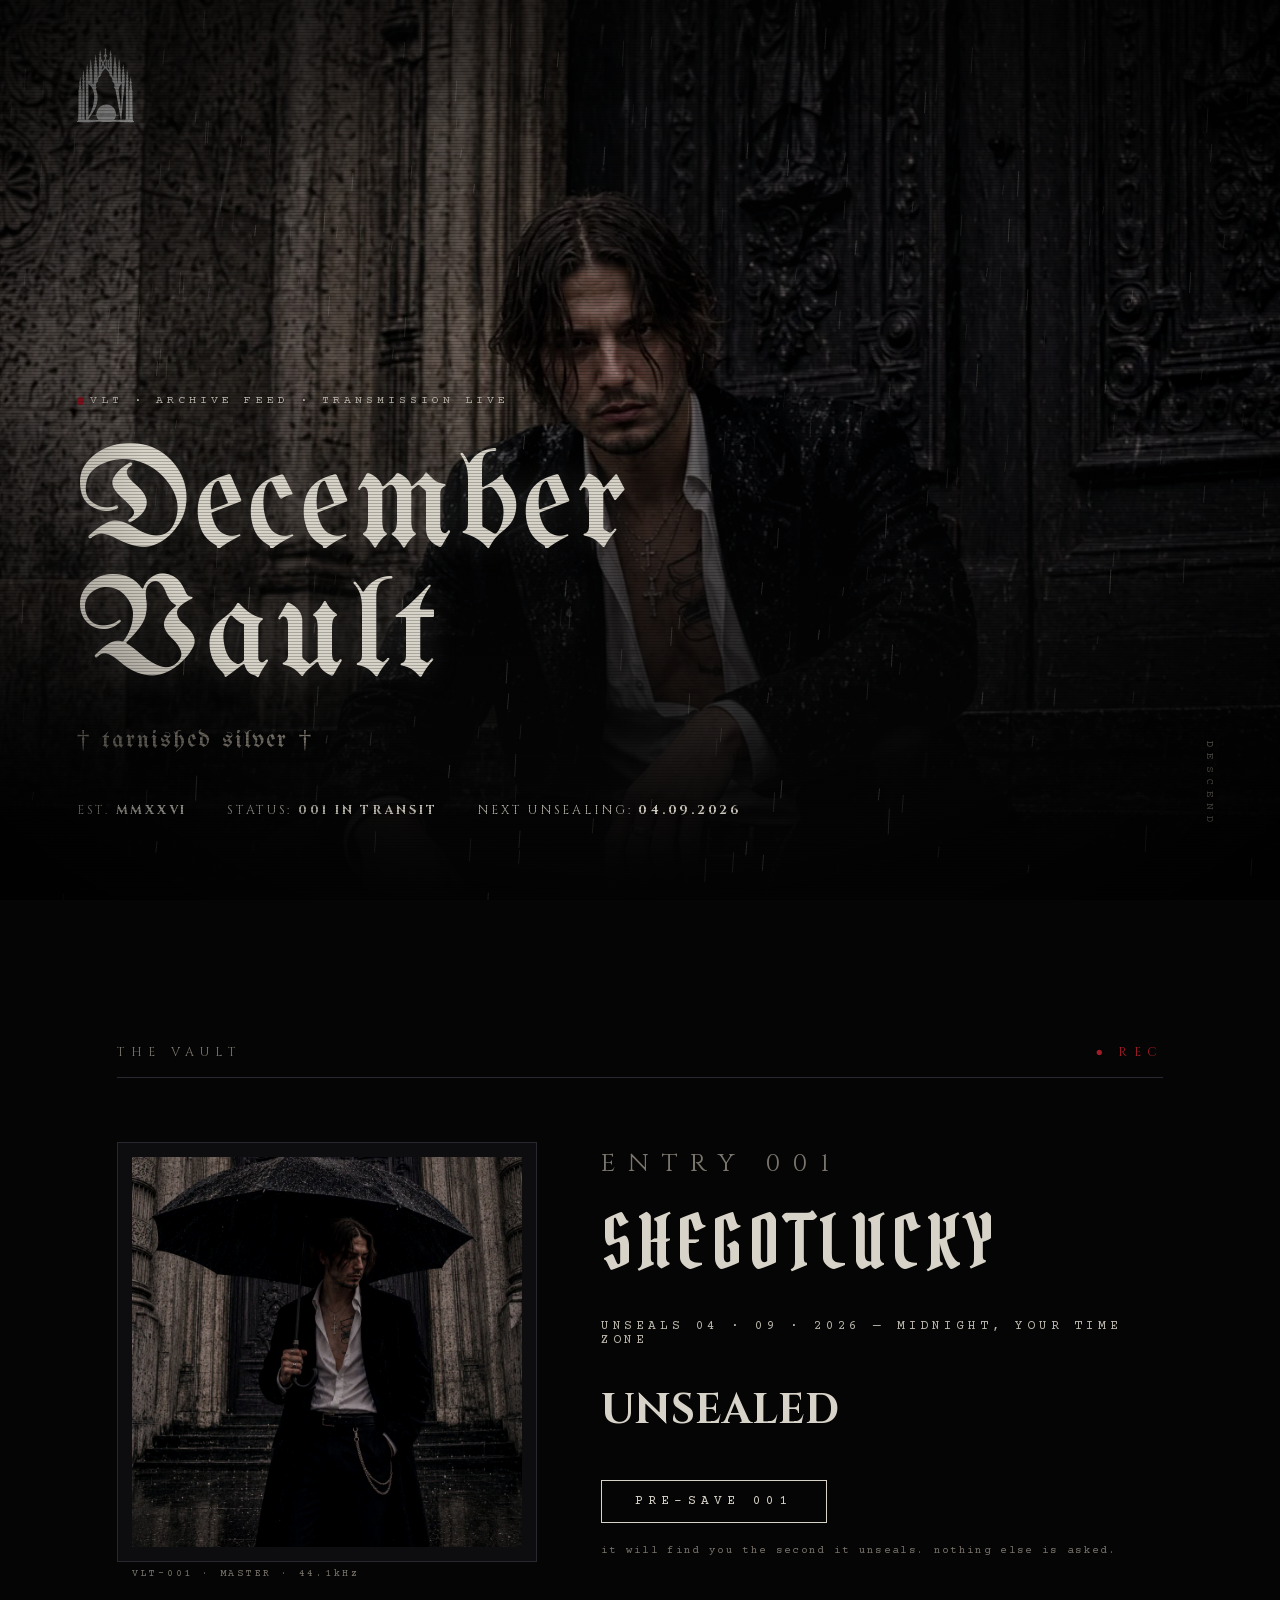
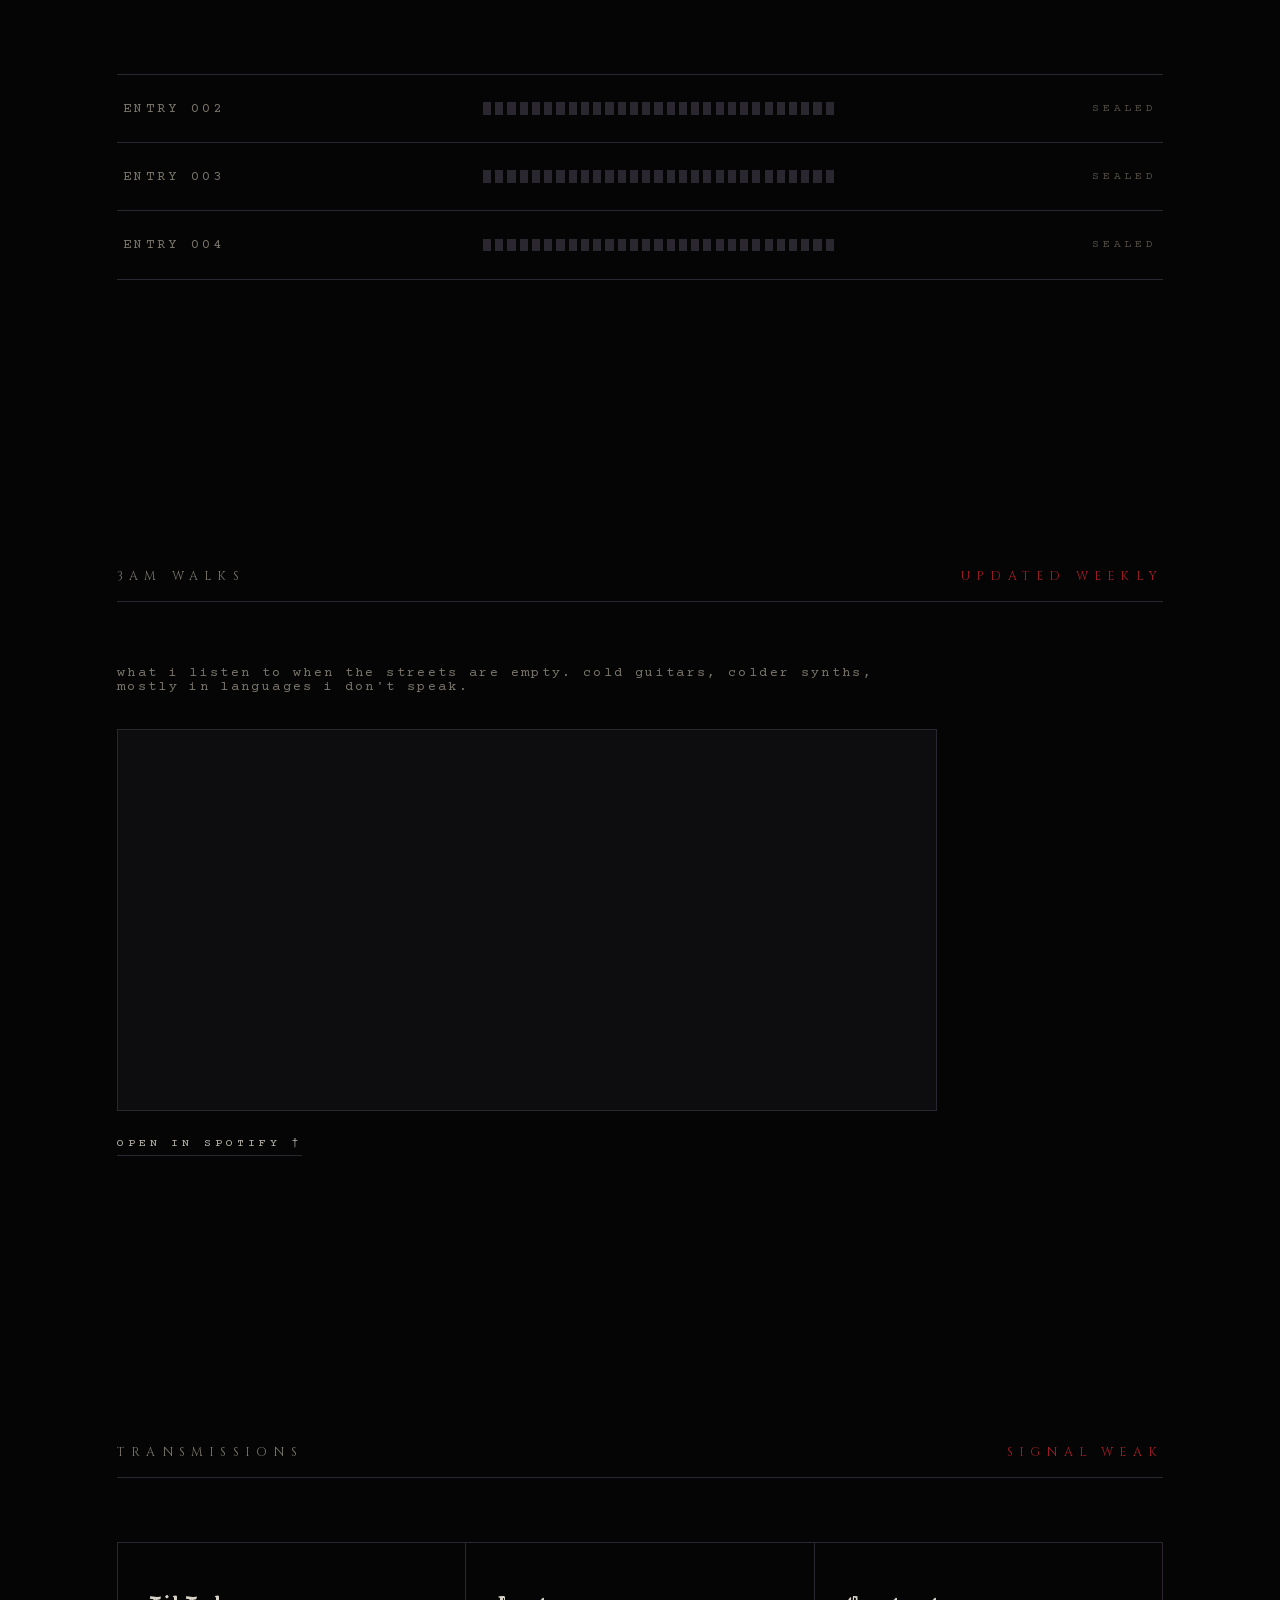
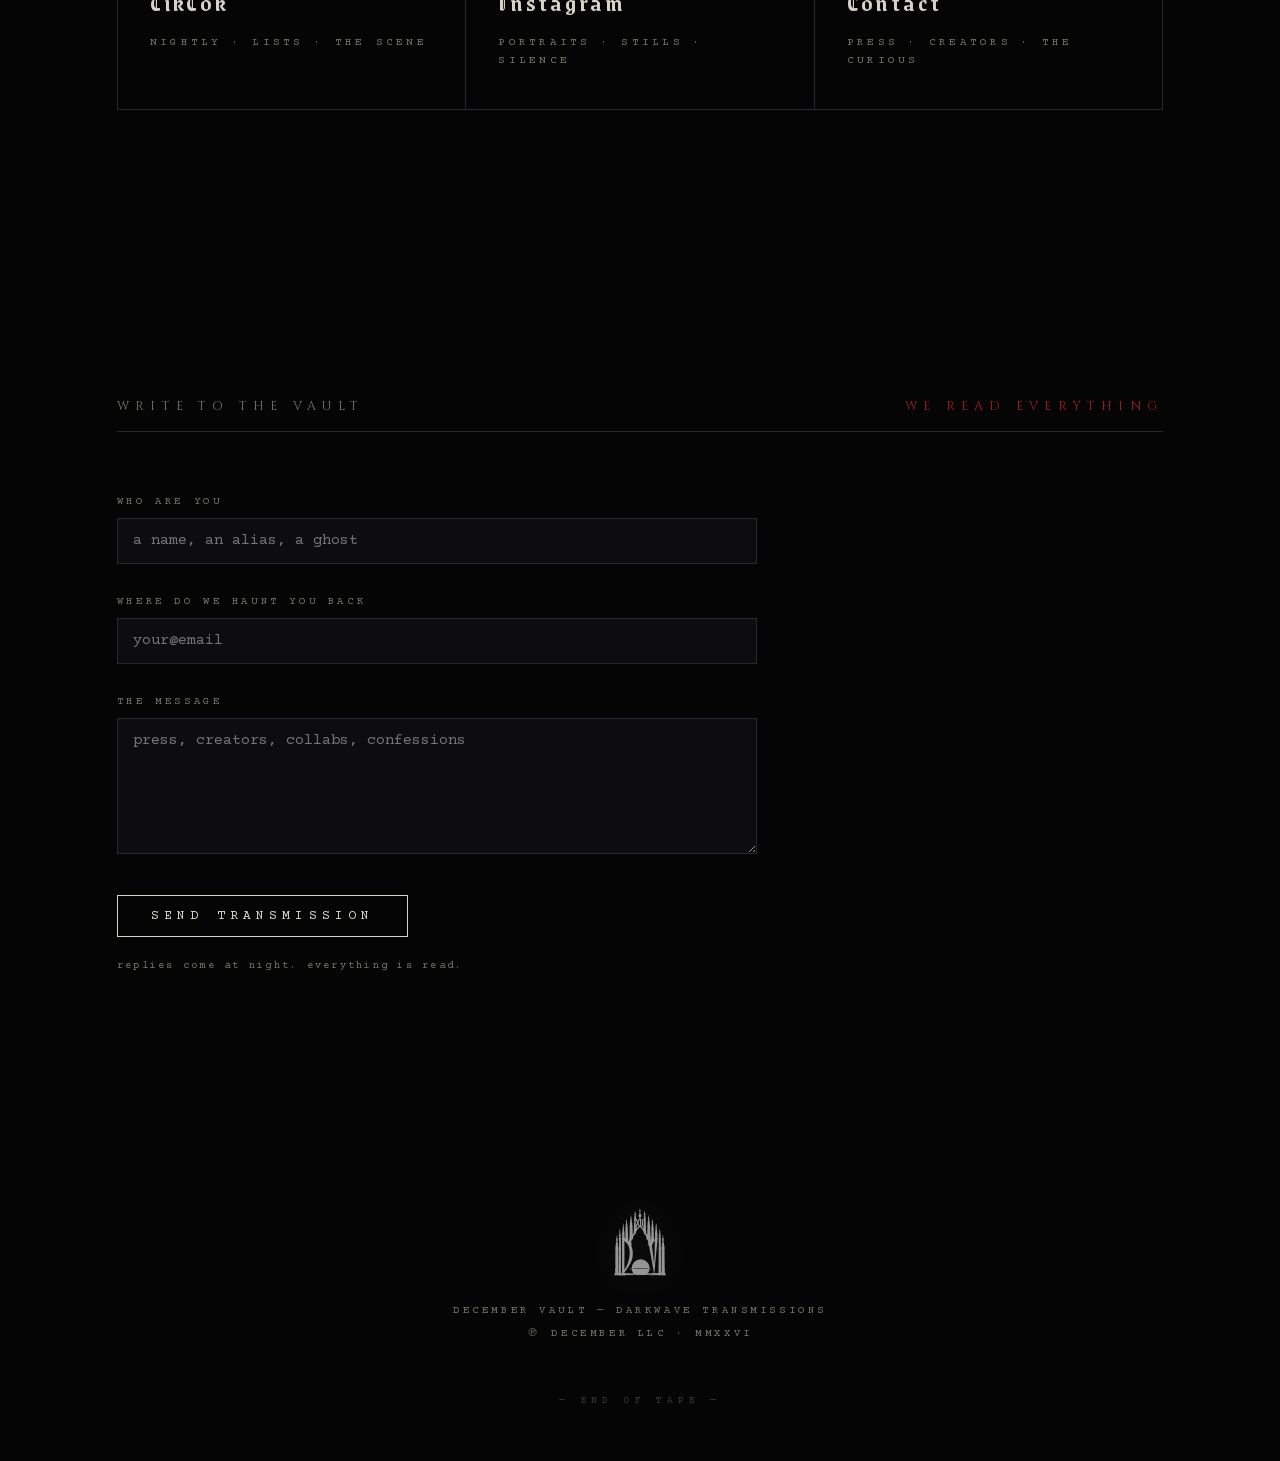
<file: index.html>
<!DOCTYPE html>
<html lang="en">
<head>
<meta charset="UTF-8">
<meta name="viewport" content="width=device-width, initial-scale=1.0">
<title>DECEMBER VAULT — † tarnished silver †</title>
<meta name="description" content="December Vault. Darkwave. VAULT 001 — SHEGOTLUCKY — unseals 04.09.2026.">
<meta name="robots" content="index,follow,max-image-preview:large">
<meta name="theme-color" content="#050505">
<link rel="canonical" href="https://december-llc.com/">
<link rel="shortcut icon" type="image/x-icon" href="/favicon-batcave.ico?v=2">
<link rel="icon" type="image/x-icon" sizes="16x16 32x32 48x48" href="/favicon-batcave.ico?v=2">
<link rel="icon" type="image/png" sizes="32x32" href="/assets/favicon-batcave-32.png?v=2">
<link rel="icon" type="image/png" sizes="48x48" href="/assets/favicon-batcave-48.png?v=2">
<link rel="icon" type="image/png" sizes="192x192" href="/assets/favicon-192.png?v=2">
<link rel="icon" type="image/png" sizes="512x512" href="/assets/favicon-512.png?v=2">
<link rel="apple-touch-icon" sizes="180x180" href="/assets/apple-touch-icon.png?v=2">
<link rel="mask-icon" href="/assets/december-vault-symbol-black.svg?v=2" color="#d8d3c8">
<meta name="msapplication-TileColor" content="#050505">
<link rel="manifest" href="/site.webmanifest">
<meta property="og:title" content="DECEMBER VAULT">
<meta property="og:description" content="VAULT 001 — SHEGOTLUCKY — unseals 04.09.2026">
<meta property="og:type" content="website">
<meta property="og:site_name" content="December Vault">
<meta property="og:url" content="https://december-llc.com/">
<meta property="og:image" content="https://december-llc.com/assets/december-vault-social-preview.jpg?v=1">
<meta property="og:image:secure_url" content="https://december-llc.com/assets/december-vault-social-preview.jpg?v=1">
<meta property="og:image:type" content="image/jpeg">
<meta property="og:image:width" content="1200">
<meta property="og:image:height" content="630">
<meta property="og:image:alt" content="December Vault gothic arch symbol and Batcave wordmark">
<meta name="twitter:card" content="summary_large_image">
<meta name="twitter:title" content="DECEMBER VAULT">
<meta name="twitter:description" content="VAULT 001 — SHEGOTLUCKY — unseals 04.09.2026">
<meta name="twitter:image" content="https://december-llc.com/assets/december-vault-social-preview.jpg?v=1">
<meta name="twitter:image:alt" content="December Vault gothic arch symbol and Batcave wordmark">
<link rel="stylesheet" href="fonts/fonts.css">
<script type="application/ld+json">
{
  "@context": "https://schema.org",
  "@type": "MusicGroup",
  "name": "December Vault",
  "url": "https://december-llc.com/",
  "logo": "https://december-llc.com/assets/december-vault-symbol.png",
  "image": "https://december-llc.com/assets/december-vault-social-preview.jpg",
  "sameAs": [
    "https://www.tiktok.com/@decemberllc",
    "https://www.instagram.com/decembervault/"
  ]
}
</script>
<style>
:root{
  --black:#050505;
  --coal:#0d0c0e;
  --bone:#d8d3c8;
  --ash:#7a756c;
  --silver:#b9b4aa;
  --blood:#4a0d12;
  --tape:#2a2730;
}
*{margin:0;padding:0;box-sizing:border-box}
html{scroll-behavior:smooth}
body{
  background:var(--black);
  color:var(--bone);
  font-family:'Courier Prime',monospace;
  overflow-x:hidden;
  cursor:url('assets/goth-cursor.png') 16 4, crosshair;
}
a,button,input,textarea,label{cursor:url('assets/goth-cursor.png') 16 4, crosshair}
::selection{background:var(--blood);color:var(--bone)}

/* ——— CRT / VHS overlays ——— */
.scanlines{
  position:fixed;inset:0;pointer-events:none;z-index:90;
  background:repeating-linear-gradient(0deg,rgba(0,0,0,.22) 0 1px,transparent 1px 3px);
  mix-blend-mode:multiply;
}
.vignette{
  position:fixed;inset:0;pointer-events:none;z-index:91;
  background:radial-gradient(ellipse at center,transparent 55%,rgba(0,0,0,.75) 100%);
}
#grain{position:fixed;inset:0;width:100%;height:100%;pointer-events:none;z-index:92;opacity:.07}
.flicker{animation:flick 7.3s infinite}
@keyframes flick{
  0%,100%{opacity:1}
  92.4%{opacity:1}92.6%{opacity:.72}92.8%{opacity:1}
  95.1%{opacity:1}95.2%{opacity:.85}95.3%{opacity:1}
}

/* ——— HERO ——— */
.hero{
  position:relative;min-height:100svh;
  display:flex;flex-direction:column;justify-content:flex-end;
  overflow:hidden;
}
.hero-img{
  position:absolute;inset:0;
  background:url('assets/hero-seated.webp') center 26%/cover no-repeat;
  filter:saturate(.72) contrast(1.06) brightness(.82);
  transform:scale(1.04);
  animation:slowpush 26s ease-in-out infinite alternate;
}
@keyframes slowpush{from{transform:scale(1.04)}to{transform:scale(1.11)}}
.hero-shade{position:absolute;inset:0;background:linear-gradient(180deg,rgba(5,5,5,.55) 0%,rgba(5,5,5,.1) 40%,rgba(5,5,5,.92) 88%,var(--black) 100%)}
#rain{position:absolute;inset:0;pointer-events:none}
.hero-inner{position:relative;z-index:5;padding:0 6vw 9vh;max-width:1200px}
.hero-mark{
  position:absolute;left:6vw;top:5vh;z-index:6;
  display:block;width:clamp(52px,4.5vw,76px);height:auto;opacity:.72;
  filter:drop-shadow(0 0 18px rgba(216,211,200,.14));
}
.rec{
  display:flex;align-items:center;gap:.5em;
  font-size:.72rem;letter-spacing:.35em;color:var(--silver);
  margin-bottom:2.2rem;text-transform:uppercase;
}
.rec::before{
  content:'';width:.65em;height:.65em;border-radius:50%;
  background:#8c1420;animation:recblink 1.6s steps(1) infinite;
}
@keyframes recblink{50%{opacity:.15}}
.wordmark{
  font-family:'UnifrakturMaguntia',serif;font-weight:400;
  font-size:clamp(3.4rem,11vw,9.5rem);
  letter-spacing:.02em;line-height:.92;color:var(--bone);
  text-shadow:0 0 34px rgba(216,211,200,.18);
}
.wordmark .thin{font-weight:400;letter-spacing:.03em}
.motto{
  font-family:'UnifrakturMaguntia',serif;
  color:var(--ash);font-size:clamp(1.05rem,2.6vw,1.6rem);
  margin-top:1.4rem;letter-spacing:.08em;
}
.hero-meta{
  display:flex;flex-wrap:wrap;gap:2.5rem;margin-top:3rem;
  font-family:'Cinzel',serif;font-size:.78rem;letter-spacing:.22em;text-transform:uppercase;color:var(--silver);
}
.hero-meta span b{color:var(--bone);font-weight:700}
.scroll-hint{
  position:absolute;right:5vw;bottom:8vh;z-index:5;
  writing-mode:vertical-rl;font-size:.68rem;letter-spacing:.5em;color:var(--ash);
  animation:hintfade 3s ease-in-out infinite;
}
@keyframes hintfade{50%{opacity:.25}}

/* ——— SECTION SHELL ——— */
section{position:relative;padding:16vh 6vw;max-width:1200px;margin:0 auto}
.sec-label{
  font-family:'Cinzel',serif;
  font-size:.78rem;letter-spacing:.5em;text-transform:uppercase;color:var(--ash);
  border-bottom:1px solid var(--tape);padding-bottom:1rem;margin-bottom:4rem;
  display:flex;justify-content:space-between;
}
.sec-label i{font-style:normal;color:var(--blood);filter:brightness(2.2)}

/* ——— VAULT 001 ——— */
.entry-open{
  display:grid;grid-template-columns:minmax(260px,420px) 1fr;
  gap:5vw;align-items:center;
}
@media(max-width:820px){.entry-open{grid-template-columns:1fr}}
.cover-frame{position:relative;border:1px solid var(--tape);padding:14px;background:var(--coal)}
.cover-frame::after{
  content:'VLT-001 · MASTER · 44.1kHz';position:absolute;left:14px;bottom:-1.8em;
  font-size:.62rem;letter-spacing:.28em;color:var(--ash);
}
.cover-frame img{width:100%;height:auto;display:block;filter:saturate(.85) contrast(1.04)}
.cover-frame:hover img{animation:coverglitch 7s linear infinite}
.cover-frame::before,.cover-frame .slice{
  content:'';position:absolute;left:14px;right:14px;top:14px;bottom:14px;
  background:url('assets/cover-001.webp') center/cover;
  opacity:0;pointer-events:none;
}
/* doppio fantasma — fotografia spiritica */
.cover-frame::before{
  mix-blend-mode:screen;filter:contrast(1.15) brightness(1.1);
}
.cover-frame:hover::before{animation:ghostdrift 4.5s ease-in-out infinite alternate}
/* alone freddo che respira dietro */
.cover-frame .slice{
  mix-blend-mode:soft-light;filter:hue-rotate(-140deg) saturate(1.6) blur(1px);
}
.cover-frame:hover .slice{animation:coldbreath 6s ease-in-out infinite alternate}


@keyframes coverglitch{
  0%,100%{filter:saturate(.85)}
  40%{filter:saturate(.6) contrast(1.1) brightness(.94)}
  93.2%{filter:saturate(.85)}
  93.6%,94.4%{filter:invert(1) contrast(1.2)}
  94.8%{filter:saturate(.85)}
}
@keyframes ghostdrift{
  0%{opacity:0;transform:translate(0,0)}
  30%{opacity:.22;transform:translate(-5px,2px)}
  60%{opacity:.1;transform:translate(4px,-3px)}
  100%{opacity:.3;transform:translate(-8px,5px)}
}
@keyframes coldbreath{
  0%{opacity:0}
  50%{opacity:.35}
  100%{opacity:.12}
}
.entry-open h2{
  font-family:'Pirata One',serif;font-weight:400;
  font-size:clamp(2.4rem,6vw,4.6rem);letter-spacing:.08em;color:var(--bone);
  margin:0 0 .4em;
}
.entry-open .num{
  font-family:'Cinzel',serif;font-weight:400;
  color:var(--ash);display:block;font-size:.34em;letter-spacing:.5em;margin-bottom:.6em;
}
.unseals{font-size:.8rem;letter-spacing:.3em;text-transform:uppercase;color:var(--silver);margin-bottom:2.2rem}
.countdown{
  display:flex;gap:2.2rem;margin-bottom:2.6rem;font-family:'Courier Prime',monospace;
}
.countdown div{text-align:center}
.countdown b{
  display:block;font-family:'Cinzel',serif;font-size:clamp(1.6rem,4vw,2.6rem);font-weight:700;color:var(--bone);
  font-variant-numeric:tabular-nums;
}
.countdown small{font-size:.6rem;letter-spacing:.34em;text-transform:uppercase;color:var(--ash)}
.presave{
  display:inline-block;border:1px solid var(--bone);color:var(--bone);
  background:transparent;text-decoration:none;
  padding:1.05em 2.6em;font-family:'Courier Prime',monospace;
  font-size:.8rem;letter-spacing:.4em;text-transform:uppercase;
  position:relative;overflow:hidden;transition:color .25s;
}
.presave::before{
  content:'';position:absolute;inset:0;background:var(--bone);
  transform:translateX(-101%);transition:transform .32s cubic-bezier(.7,0,.2,1);z-index:-1;
}
.presave:hover{color:var(--black)}
.presave:hover::before{transform:translateX(0)}
.presave-note{display:block;margin-top:1.1rem;font-size:.66rem;letter-spacing:.22em;color:var(--ash)}

/* ——— SEALED ROWS ——— */
.sealed{margin-top:7rem;border-top:1px solid var(--tape)}
.sealed-row{
  display:flex;align-items:center;gap:2rem;justify-content:space-between;
  padding:1.6rem .4rem;border-bottom:1px solid var(--tape);
  color:var(--ash);font-size:.85rem;letter-spacing:.24em;text-transform:uppercase;
  position:relative;user-select:none;
}
.sealed-row .bar{
  flex:1;height:.95em;max-width:34%;
  background:repeating-linear-gradient(90deg,var(--tape) 0 .6em,transparent .6em .9em);
}
.sealed-row .lock{font-size:.7rem;letter-spacing:.34em;color:#514c44}
.sealed-row:hover{color:var(--silver);background:rgba(216,211,200,.015)}
.sealed-row:hover .lock::after{content:' — NOT YET'}

/* ——— 3AM WALKS ——— */
.walks-wrap{max-width:820px}
.walks-note{
  font-family:'Courier Prime',monospace;font-size:.82rem;letter-spacing:.18em;
  color:var(--ash);margin:0 0 2.2rem;text-transform:lowercase;
}
.walks-frame{border:1px solid var(--tape);padding:14px;background:var(--coal)}
.walks-frame iframe{display:block;filter:saturate(.85)}
.walks-open{
  display:inline-block;margin-top:1.6rem;color:var(--silver);text-decoration:none;
  font-family:'Courier Prime',monospace;font-size:.72rem;letter-spacing:.34em;text-transform:uppercase;
  border-bottom:1px solid var(--tape);padding-bottom:.4em;transition:color .25s,border-color .25s;
}
.walks-open:hover{color:var(--bone);border-color:var(--bone)}

/* ——— TRANSMISSIONS ——— */
.trans{display:grid;grid-template-columns:repeat(auto-fit,minmax(230px,1fr));gap:1px;background:var(--tape);border:1px solid var(--tape)}
.trans a{
  background:var(--black);padding:2.6rem 2rem;text-decoration:none;color:var(--bone);
  display:block;transition:background .25s;position:relative;
}
.trans a:hover{background:var(--coal)}
.trans b{font-family:'Grenze Gotisch',serif;font-size:1.5rem;font-weight:600;letter-spacing:.12em;display:block;margin-bottom:.5em}
.trans span{font-size:.68rem;letter-spacing:.3em;color:var(--ash);text-transform:uppercase}
.trans a:hover b{text-shadow:0 0 18px rgba(216,211,200,.35)}


/* ——— WRITE TO THE VAULT ——— */
.vform{max-width:640px}
.vform label{
  display:block;font-size:.66rem;letter-spacing:.34em;text-transform:uppercase;
  color:var(--ash);margin:2rem 0 .6rem;
}
.vform input,.vform textarea{
  width:100%;background:var(--coal);border:1px solid var(--tape);
  color:var(--bone);font-family:'Courier Prime',monospace;font-size:.95rem;
  padding:.9em 1em;outline:none;border-radius:0;transition:border-color .25s;
}
.vform input:focus,.vform textarea:focus{border-color:var(--silver)}
.vform textarea{min-height:9em;resize:vertical}
.vform button{
  margin-top:2.2rem;display:inline-block;border:1px solid var(--bone);color:var(--bone);
  background:transparent;padding:1.05em 2.6em;font-family:'Courier Prime',monospace;
  font-size:.8rem;letter-spacing:.4em;text-transform:uppercase;
  position:relative;overflow:hidden;transition:color .25s;
}
.vform button::before{
  content:'';position:absolute;inset:0;background:var(--bone);
  transform:translateX(-101%);transition:transform .32s cubic-bezier(.7,0,.2,1);z-index:-1;
}
.vform button:hover{color:var(--black)}
.vform button:hover::before{transform:translateX(0)}
.vform-note{margin-top:1.4rem;font-size:.64rem;letter-spacing:.22em;color:var(--ash)}


/* ——— GLITCH HOVERS ——— */
@keyframes rgbsplit{
  0%{text-shadow:none;transform:translate(0)}
  20%{text-shadow:3px 0 rgba(140,20,32,.85),-3px 0 rgba(80,110,150,.7);transform:translate(-2px,1px)}
  40%{text-shadow:-3px 0 rgba(140,20,32,.85),3px 0 rgba(80,110,150,.7);transform:translate(2px,-1px)}
  60%{text-shadow:2px 0 rgba(140,20,32,.6),-2px 0 rgba(80,110,150,.5);transform:translate(-1px,0)}
  100%{text-shadow:none;transform:translate(0)}
}
.entry-open h2:hover,.trans a:hover b{
  animation:rgbsplit .38s steps(2) both;
}
@keyframes imgglitch{
  0%{filter:none;transform:translate(0)}
  15%{filter:saturate(0) contrast(1.5) brightness(1.15);transform:translate(-4px,1px) skewX(.6deg)}
  30%{filter:hue-rotate(-40deg) saturate(1.6);transform:translate(3px,-2px)}
  45%{filter:none;transform:translate(0)}
  60%{filter:saturate(0) contrast(1.3);transform:translate(2px,1px) skewX(-.5deg)}
  100%{filter:none;transform:translate(0)}
}
.hero-img:hover{animation:imgglitch .5s steps(2)}
.sealed-row{transition:transform .15s}
.sealed-row:hover{transform:translateX(6px)}
.sealed-row:hover span:first-child{animation:rgbsplit .38s steps(2) both}
.motto:hover{animation:rgbsplit .5s steps(3) both}
.countdown b:hover{animation:rgbsplit .3s steps(2) both}
.presave:hover{animation:rgbsplit .32s steps(2) both}


/* ——— MOBILE ——— */
@media(max-width:640px){
  section{padding:11vh 7vw}
  .hero-inner{padding:0 7vw 7vh}
  .hero-mark{left:7vw;top:4vh;width:48px}
  .rec{font-size:.58rem;letter-spacing:.22em;margin-bottom:1.6rem}
  .wordmark{font-size:clamp(3.2rem,17vw,5rem)}
  .motto{font-size:1.1rem;margin-top:1rem}
  .hero-meta{gap:.55rem 1.6rem;margin-top:2.2rem;font-size:.62rem;letter-spacing:.16em}
  .scroll-hint{display:none}
  .sec-label{font-size:.6rem;letter-spacing:.3em;margin-bottom:2.6rem}
  .entry-open{gap:2.6rem}
  .entry-open h2{font-size:clamp(2.4rem,11vw,3.2rem)}
  .cover-frame{margin:0 auto;max-width:340px}
  .cover-frame::after{font-size:.52rem;letter-spacing:.2em}
  .unseals{font-size:.62rem;letter-spacing:.2em;margin-bottom:1.6rem}
  .countdown{gap:1.1rem;margin-bottom:2rem;justify-content:flex-start}
  .countdown b{font-size:1.7rem}
  .countdown small{font-size:.5rem;letter-spacing:.22em}
  .presave{display:block;text-align:center;padding:1.15em 1em;letter-spacing:.3em}
  .presave-note{font-size:.56rem;letter-spacing:.16em;text-align:center}
  .sealed{margin-top:4rem}
  .sealed-row{font-size:.66rem;letter-spacing:.16em;padding:1.2rem .2rem;gap:1rem}
  .sealed-row .bar{max-width:22%}
  .sealed-row .lock{font-size:.56rem;letter-spacing:.2em}
  .trans a{padding:1.8rem 1.4rem}
  .trans b{font-size:1.3rem}
  .trans span{font-size:.6rem;letter-spacing:.2em}
  .vform label{font-size:.58rem;letter-spacing:.24em;margin:1.5rem 0 .5rem}
  .vform input,.vform textarea{font-size:16px;padding:.85em .9em}
  .vform button{display:block;width:100%;letter-spacing:.3em}
  .vform-note{font-size:.56rem;letter-spacing:.16em;text-align:center}
  footer{font-size:.56rem;letter-spacing:.22em;padding:8vh 7vw 5vh}
  footer .footer-mark{width:42px}
  .eol{font-size:.52rem;letter-spacing:.36em}
}

/* ——— FOOTER ——— */
footer{
  padding:10vh 6vw 6vh;text-align:center;
  font-size:.66rem;letter-spacing:.34em;text-transform:uppercase;color:var(--ash);
}
.footer-mark{
  display:block;width:52px;height:auto;margin:0 auto 1.8rem;
  opacity:.58;filter:drop-shadow(0 0 14px rgba(216,211,200,.12));
}
footer p+p{margin-top:.9em}
.eol{margin-top:3.4rem;color:#3d3a34;font-size:.6rem;letter-spacing:.5em}
</style>
</head>
<body>

<div class="scanlines"></div>
<div class="vignette"></div>
<canvas id="grain"></canvas>

<header class="hero flicker">
  <div class="hero-img"></div>
  <div class="hero-shade"></div>
  <canvas id="rain"></canvas>
  <img class="hero-mark" src="assets/december-vault-symbol-white.svg" width="745" height="1005" alt="" aria-hidden="true">
  <div class="hero-inner">
    <div class="rec">VLT · ARCHIVE FEED · TRANSMISSION LIVE</div>
    <h1 class="wordmark">December<br><span class="thin">Vault</span></h1>
    <div class="motto">† tarnished silver †</div>
    <div class="hero-meta">
      <span>EST. <b>MMXXVI</b></span>
      <span>STATUS: <b>001 IN TRANSIT</b></span>
      <span>NEXT UNSEALING: <b>04.09.2026</b></span>
    </div>
  </div>
  <div class="scroll-hint">DESCEND</div>
</header>

<section id="vault">
  <div class="sec-label"><span>THE VAULT</span><i>● REC</i></div>
  <div class="entry-open">
    <div class="cover-frame"><img src="assets/cover-001.webp" width="900" height="900" alt="SHEGOTLUCKY — December Vault"><span class="slice"></span></div>
    <div>
      <h2><span class="num">ENTRY 001</span>SHEGOTLUCKY</h2>
      <div class="unseals">unseals 04 · 09 · 2026 — midnight, your time zone</div>
      <div class="countdown" id="cd">
        <div><b id="cd-d">--</b><small>days</small></div>
        <div><b id="cd-h">--</b><small>hours</small></div>
        <div><b id="cd-m">--</b><small>min</small></div>
        <div><b id="cd-s">--</b><small>sec</small></div>
      </div>
      <a class="presave" href="https://distrokid.com/hyperfollow/decembervault/shegotlucky" target="_blank" rel="noopener">Pre-save 001</a>
      <span class="presave-note">it will find you the second it unseals. nothing else is asked.</span>
    </div>
  </div>

  <div class="sealed">
    <div class="sealed-row"><span>ENTRY 002</span><span class="bar"></span><span class="lock">SEALED</span></div>
    <div class="sealed-row"><span>ENTRY 003</span><span class="bar"></span><span class="lock">SEALED</span></div>
    <div class="sealed-row"><span>ENTRY 004</span><span class="bar"></span><span class="lock">SEALED</span></div>
  </div>
</section>

<section id="walks">
  <div class="sec-label"><span>3AM WALKS</span><i>updated weekly</i></div>
  <div class="walks-wrap">
    <p class="walks-note">what i listen to when the streets are empty. cold guitars, colder synths, mostly in languages i don't speak.</p>
    <div class="walks-frame">
      <iframe title="the vault † bands for your 3am walks" src="https://open.spotify.com/embed/playlist/0D9o61QAdvlEcmV2sHN1g1?utm_source=generator&theme=0" width="100%" height="352" frameborder="0" allowfullscreen="" allow="autoplay; clipboard-write; encrypted-media; fullscreen; picture-in-picture" loading="lazy"></iframe>
    </div>
    <a class="walks-open" href="https://open.spotify.com/playlist/0D9o61QAdvlEcmV2sHN1g1" target="_blank" rel="noopener">open in spotify †</a>
  </div>
</section>

<section id="transmissions">
  <div class="sec-label"><span>TRANSMISSIONS</span><i>signal weak</i></div>
  <div class="trans">
    <a href="https://www.tiktok.com/@decemberllc">
      <b>TikTok</b><span>nightly · lists · the scene</span>
    </a>
    <a href="https://www.instagram.com/decembervault/">
      <b>Instagram</b><span>portraits · stills · silence</span>
    </a>
    <a href="#summon">
      <b>Contact</b><span>press · creators · the curious</span>
    </a>
  </div>
</section>

<section id="summon">
  <div class="sec-label"><span>WRITE TO THE VAULT</span><i>we read everything</i></div>
  <form class="vform" name="vault-contact" method="POST" action="/thanks.html" data-netlify="true" netlify-honeypot="bot-field">
    <input type="hidden" name="form-name" value="vault-contact">
    <p style="display:none"><label>don't fill this: <input name="bot-field"></label></p>
    <label for="f-name">who are you</label>
    <input id="f-name" type="text" name="name" placeholder="a name, an alias, a ghost" required>
    <label for="f-mail">where do we haunt you back</label>
    <input id="f-mail" type="email" name="email" placeholder="your@email" required>
    <label for="f-msg">the message</label>
    <textarea id="f-msg" name="message" placeholder="press, creators, collabs, confessions" required></textarea>
    <button type="submit">Send transmission</button>
    <div class="vform-note">replies come at night. everything is read.</div>
  </form>
</section>

<footer>
  <img class="footer-mark" src="assets/december-vault-symbol-white.svg" width="745" height="1005" alt="December Vault">
  <p>December Vault — darkwave transmissions</p>
  <p>℗ December LLC · MMXXVI</p>
  <p class="eol">— END OF TAPE —</p>
</footer>

<script>
/* countdown → 4 Sept 2026 local midnight */
(function(){
  const T = new Date(2026,8,4,0,0,0).getTime();
  const p = n => String(n).padStart(2,'0');
  function tick(){
    let d = T - Date.now();
    if(d<0){document.getElementById('cd').innerHTML='<div><b>UNSEALED</b></div>';return}
    document.getElementById('cd-d').textContent=p(Math.floor(d/864e5));
    document.getElementById('cd-h').textContent=p(Math.floor(d/36e5)%24);
    document.getElementById('cd-m').textContent=p(Math.floor(d/6e4)%60);
    document.getElementById('cd-s').textContent=p(Math.floor(d/1e3)%60);
    requestAnimationFrame(()=>setTimeout(tick,250));
  }
  tick();
})();

/* film grain — pre-rendered noise tiles, cycled */
(function(){
  const c=document.getElementById('grain'),x=c.getContext('2d');
  const TILE=160, tiles=[];
  for(let t=0;t<6;t++){
    const tc=document.createElement('canvas');tc.width=tc.height=TILE;
    const tx=tc.getContext('2d'), id=tx.createImageData(TILE,TILE), d=id.data;
    for(let i=0;i<d.length;i+=4){const v=Math.random()*255|0;d[i]=d[i+1]=d[i+2]=v;d[i+3]=38}
    tx.putImageData(id,0,0);tiles.push(tc);
  }
  let cur=0;
  function size(){
    c.width=Math.max(1,innerWidth/2);
    c.height=Math.max(1,innerHeight/2);
  }
  size();addEventListener('resize',size);
  function frame(){
    if(c.width>1&&c.height>1){
      const p=x.createPattern(tiles[cur],'repeat');
      x.fillStyle=p;x.fillRect(0,0,c.width,c.height);
      cur=(cur+1)%tiles.length;
    }
    setTimeout(()=>requestAnimationFrame(frame),80);
  }
  frame();
})();

/* rain on hero */
(function(){
  const c=document.getElementById('rain'),x=c.getContext('2d');
  const hero=document.querySelector('.hero');
  let drops=[];
  function size(){
    c.width=hero.offsetWidth;c.height=hero.offsetHeight;
    drops=Array.from({length:Math.floor(c.width/6)},()=>({
      x:Math.random()*c.width, y:Math.random()*c.height,
      l:8+Math.random()*18, s:7+Math.random()*9, o:.06+Math.random()*.16
    }));
  }
  size();addEventListener('resize',size);
  function frame(){
    x.clearRect(0,0,c.width,c.height);
    x.lineWidth=1;
    for(const d of drops){
      x.strokeStyle=`rgba(216,211,200,${d.o})`;
      x.beginPath();x.moveTo(d.x,d.y);x.lineTo(d.x-1.2,d.y+d.l);x.stroke();
      d.y+=d.s;d.x-=.4;
      if(d.y>c.height){d.y=-20;d.x=Math.random()*c.width}
    }
    requestAnimationFrame(frame);
  }
  frame();
})();
</script>
</body>
</html>
</file>
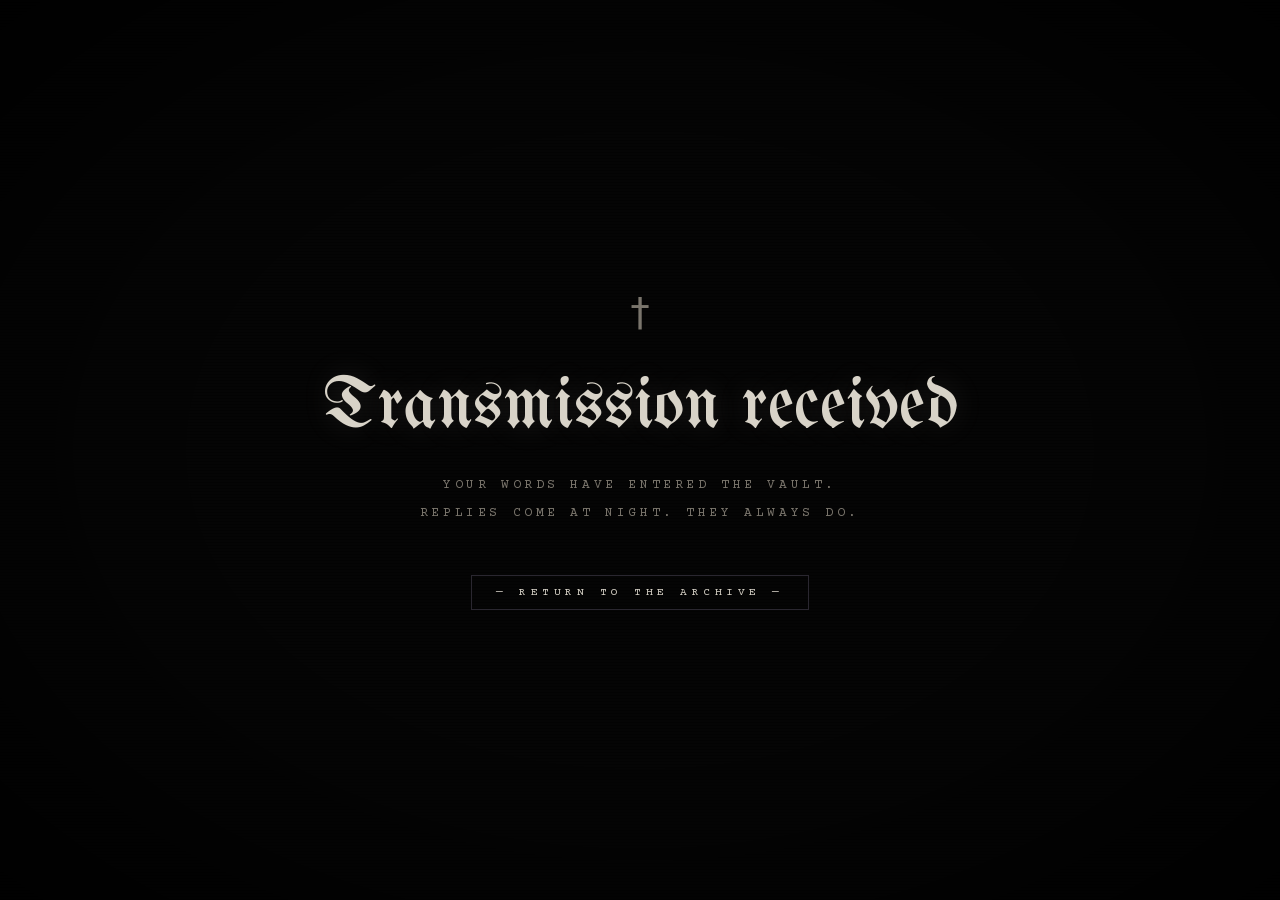
<file: thanks.html>
<!DOCTYPE html>
<html lang="en">
<head>
<meta charset="UTF-8">
<meta name="viewport" content="width=device-width, initial-scale=1.0">
<title>TRANSMISSION RECEIVED — December Vault</title>
<meta name="robots" content="noindex">
<meta name="theme-color" content="#050505">
<link rel="shortcut icon" type="image/x-icon" href="/favicon-batcave.ico?v=2">
<link rel="icon" type="image/x-icon" sizes="16x16 32x32 48x48" href="/favicon-batcave.ico?v=2">
<link rel="icon" type="image/png" sizes="32x32" href="/assets/favicon-batcave-32.png?v=2">
<link rel="icon" type="image/png" sizes="48x48" href="/assets/favicon-batcave-48.png?v=2">
<link rel="icon" type="image/png" sizes="192x192" href="/assets/favicon-192.png?v=2">
<link rel="apple-touch-icon" sizes="180x180" href="/assets/apple-touch-icon.png?v=2">
<link rel="mask-icon" href="/assets/december-vault-symbol-black.svg?v=2" color="#d8d3c8">
<meta name="msapplication-TileColor" content="#050505">
<link rel="stylesheet" href="fonts/fonts.css">
<style>
:root{--black:#050505;--bone:#d8d3c8;--ash:#7a756c;--tape:#2a2730;--blood:#4a0d12}
*{margin:0;padding:0;box-sizing:border-box}
body{
  background:var(--black);color:var(--bone);
  font-family:'Courier Prime',monospace;
  min-height:100svh;display:flex;align-items:center;justify-content:center;
  cursor:url('assets/goth-cursor.png') 16 4, crosshair;
  overflow:hidden;
}
a{cursor:url('assets/goth-cursor.png') 16 4, crosshair}
.scanlines{position:fixed;inset:0;pointer-events:none;
  background:repeating-linear-gradient(0deg,rgba(0,0,0,.22) 0 1px,transparent 1px 3px);}
.vignette{position:fixed;inset:0;pointer-events:none;
  background:radial-gradient(ellipse at center,transparent 50%,rgba(0,0,0,.8) 100%)}
.box{text-align:center;padding:2rem;position:relative;z-index:2}
.cross{font-size:2.4rem;color:var(--ash);display:block;margin-bottom:2rem}
h1{font-family:'UnifrakturMaguntia',serif;font-weight:400;
  font-size:clamp(2.2rem,7vw,4.5rem);margin-bottom:1.6rem;
  text-shadow:0 0 30px rgba(216,211,200,.15)}
p{font-size:.8rem;letter-spacing:.28em;text-transform:uppercase;color:var(--ash);line-height:2.2}
a.back{display:inline-block;margin-top:3rem;color:var(--bone);text-decoration:none;
  border:1px solid var(--tape);padding:.9em 2.2em;
  font-size:.7rem;letter-spacing:.4em;text-transform:uppercase;transition:border-color .3s}
a.back:hover{border-color:var(--bone)}
</style>
</head>
<body>
<div class="scanlines"></div>
<div class="vignette"></div>
<div class="box">
  <span class="cross">†</span>
  <h1>Transmission received</h1>
  <p>your words have entered the vault.<br>replies come at night. they always do.</p>
  <a class="back" href="/">— return to the archive —</a>
</div>
</body>
</html>
</file>
<file: fonts/fonts.css>
@font-face{font-family:'Cinzel';font-style:normal;font-weight:400;font-display:swap;src:url('Cinzel-400.woff2') format('woff2');}
@font-face{font-family:'Cinzel';font-style:normal;font-weight:700;font-display:swap;src:url('Cinzel-700.woff2') format('woff2');}
@font-face{font-family:'Courier Prime';font-style:italic;font-weight:400;font-display:swap;src:url('CourierPrime-400-it.woff2') format('woff2');}
@font-face{font-family:'Courier Prime';font-style:normal;font-weight:400;font-display:swap;src:url('CourierPrime-400.woff2') format('woff2');}
@font-face{font-family:'Courier Prime';font-style:normal;font-weight:700;font-display:swap;src:url('CourierPrime-700.woff2') format('woff2');}
@font-face{font-family:'Grenze Gotisch';font-style:normal;font-weight:400;font-display:swap;src:url('GrenzeGotisch-400.woff2') format('woff2');}
@font-face{font-family:'Grenze Gotisch';font-style:normal;font-weight:600;font-display:swap;src:url('GrenzeGotisch-600.woff2') format('woff2');}
@font-face{font-family:'Grenze Gotisch';font-style:normal;font-weight:800;font-display:swap;src:url('GrenzeGotisch-800.woff2') format('woff2');}
@font-face{font-family:'Pirata One';font-style:normal;font-weight:400;font-display:swap;src:url('PirataOne-400.woff2') format('woff2');}
@font-face{font-family:'UnifrakturMaguntia';font-style:normal;font-weight:400;font-display:swap;src:url('UnifrakturMaguntia-400.woff2') format('woff2');}
</file>
